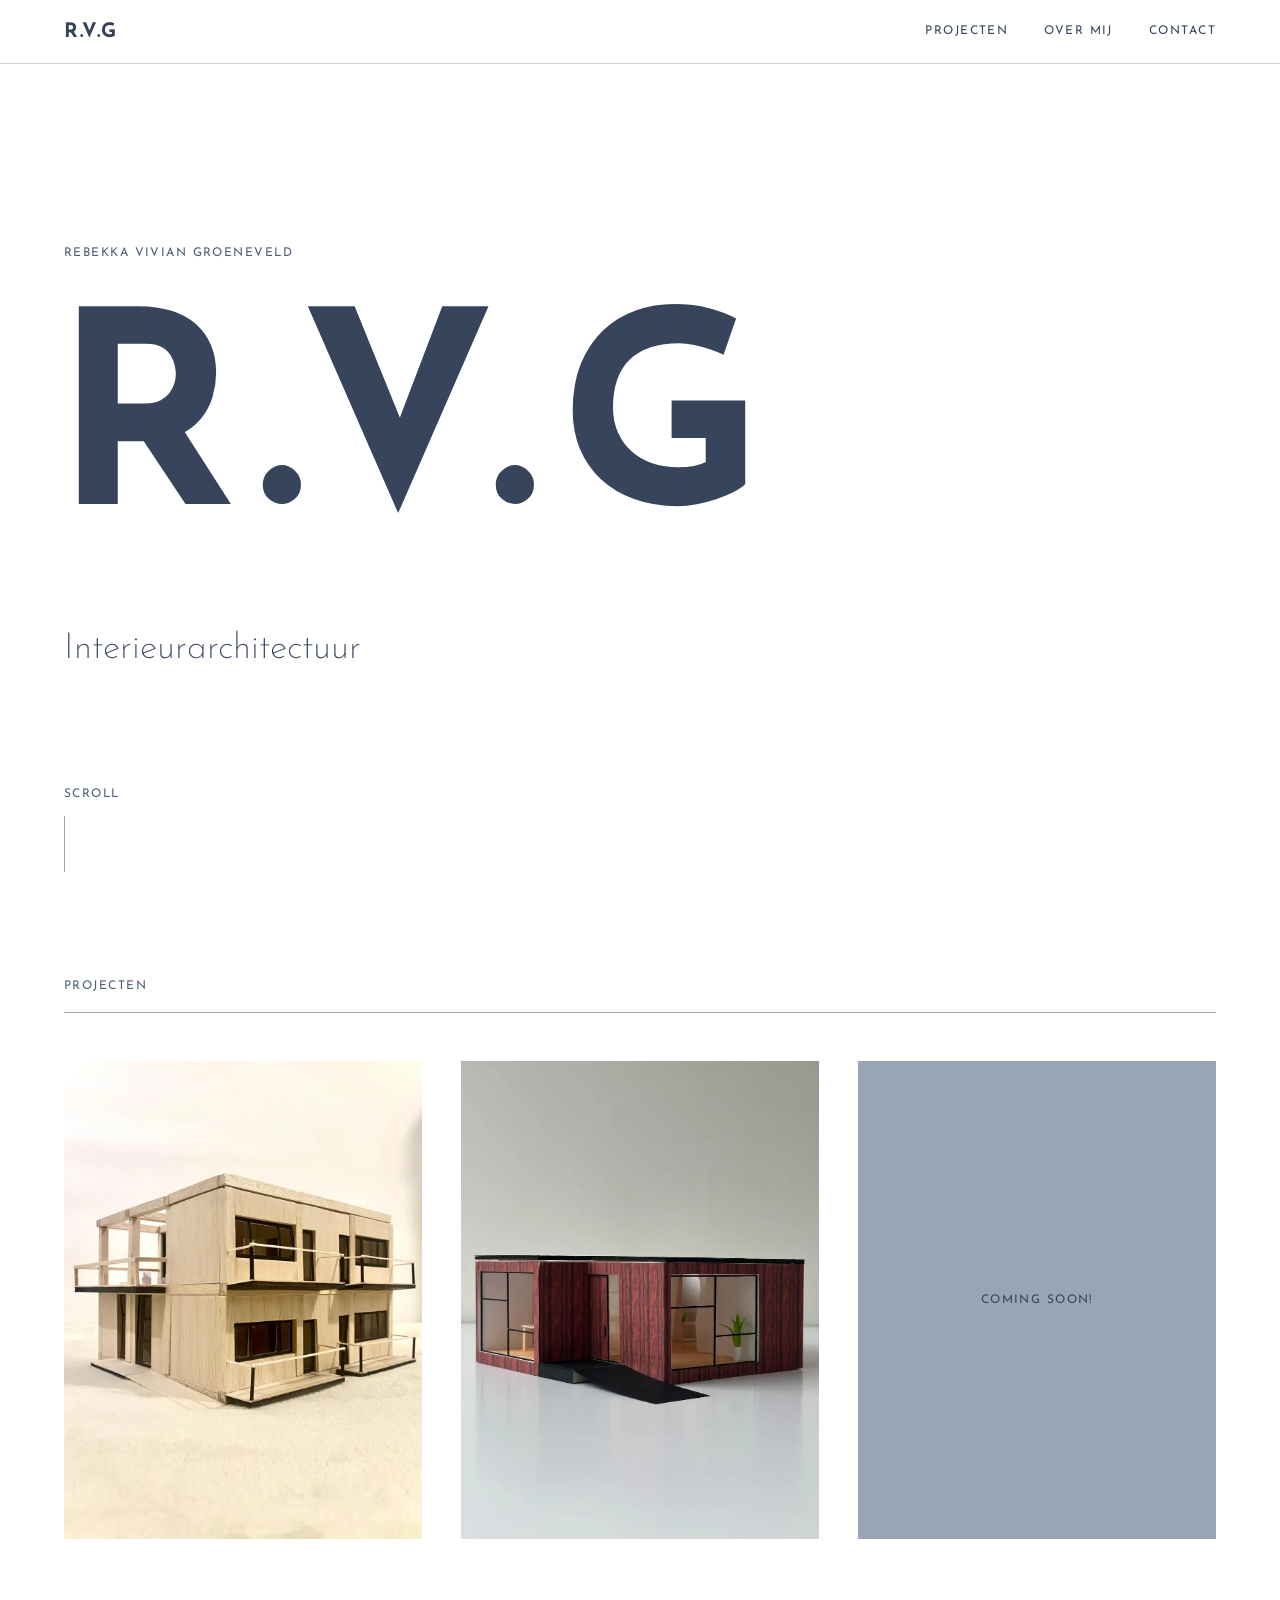
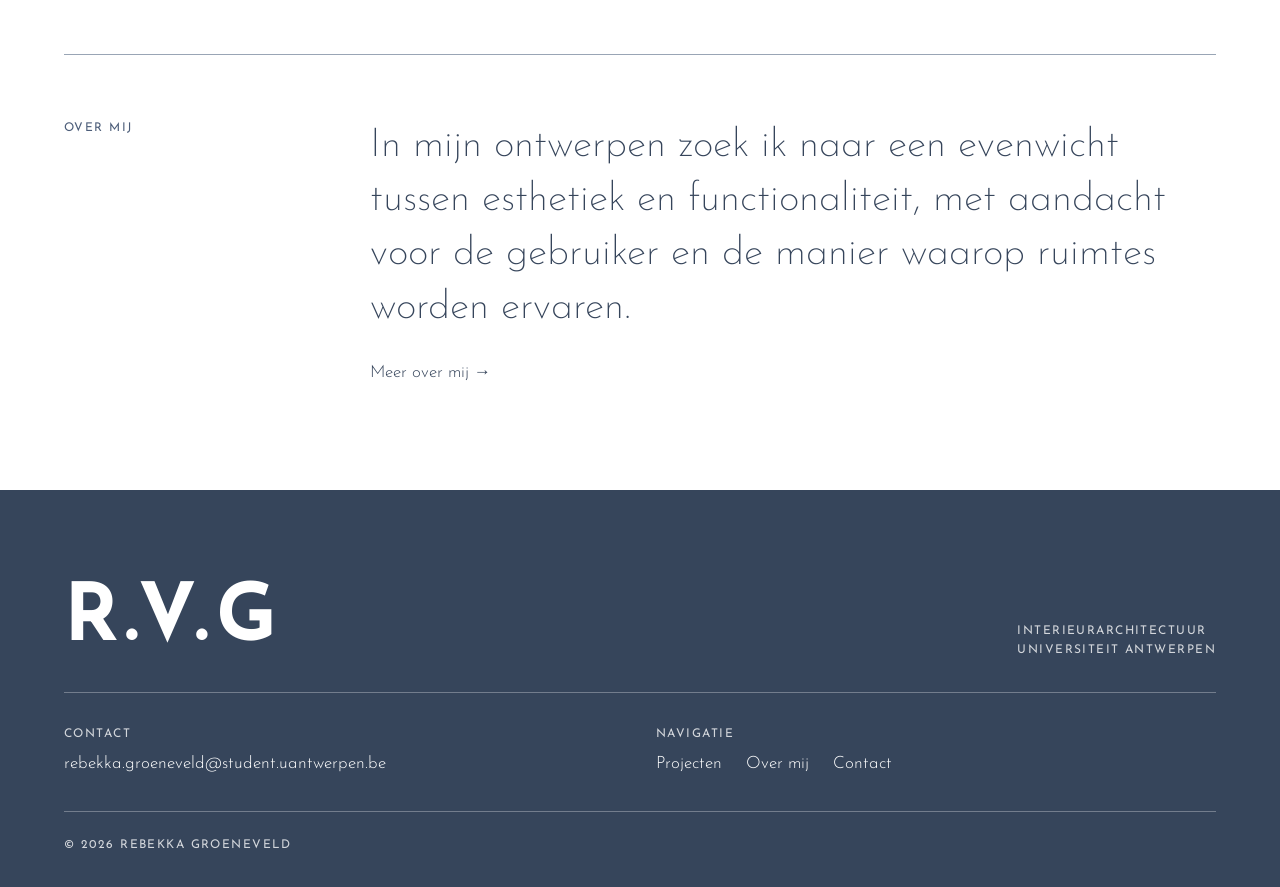
<file: index.html>
<!doctype html>
<html lang="nl">
<head>
<meta charset="utf-8">
<meta name="viewport" content="width=device-width, initial-scale=1">
<title>R.V.G — Interieurarchitectuur, portfolio van Rebekka Vivian Groeneveld</title>
<meta name="description" content="Portfolio van Rebekka Vivian Groeneveld, student interieurarchitectuur aan de Universiteit Antwerpen. Drie projecten als verhaal doorheen het ontwerpproces.">
<meta name="theme-color" content="#36455B">
<meta property="og:type" content="website">
<meta property="og:site_name" content="R.V.G">
<meta property="og:title" content="R.V.G — Interieurarchitectuur, portfolio van Rebekka Vivian Groeneveld">
<meta property="og:description" content="Portfolio van Rebekka Vivian Groeneveld, student interieurarchitectuur aan de Universiteit Antwerpen. Drie projecten als verhaal doorheen het ontwerpproces.">
<meta property="og:locale" content="nl_BE">
<!-- Optioneel: <meta property="og:image" content="https://GEBRUIKERSNAAM.github.io/REPO/assets/img/project-1/00-hoofdbeeld-eindresultaat.webp"> (absolute URL nodig voor delen op social media) -->
<link rel="icon" href="data:image/svg+xml,%3Csvg%20xmlns%3D%27http%3A//www.w3.org/2000/svg%27%20viewBox%3D%270%200%2064%2064%27%3E%3Crect%20width%3D%2764%27%20height%3D%2764%27%20fill%3D%27%2336455B%27/%3E%3Ctext%20x%3D%2732%27%20y%3D%2746%27%20text-anchor%3D%27middle%27%20font-family%3D%27Josefin%20Sans%2CHelvetica%20Neue%2CArial%2Csans-serif%27%20font-weight%3D%27700%27%20font-size%3D%2742%27%20fill%3D%27%23ffffff%27%3ER%3C/text%3E%3C/svg%3E">
<link rel="preconnect" href="https://fonts.googleapis.com">
<link rel="preconnect" href="https://fonts.gstatic.com" crossorigin>
<link rel="stylesheet" href="https://fonts.googleapis.com/css2?family=Josefin+Sans:wght@200;300;400;700&amp;display=swap">
<link rel="stylesheet" href="css/style.css">
<script>document.documentElement.classList.add('js');</script>
</head>
<body>
<a class="skip" href="#main">Ga naar inhoud</a>
<header class="site-header">
  <div class="site-header__in">
    <a class="logo" href="index.html" aria-label="R.V.G, naar de startpagina">R.V.G</a>
    <nav class="nav" aria-label="Hoofdmenu">
      <a class="link" href="index.html#projecten">Projecten</a>
      <a class="link" href="about.html">Over mij</a>
      <a class="link" href="contact.html">Contact</a>
    </nav>
    <button class="menu-btn" type="button" aria-expanded="false" aria-controls="mobile-menu"><span class="menu-btn__label">Menu</span></button>
  </div>
</header>
<div class="mobile-menu" id="mobile-menu">
  <nav aria-label="Mobiel menu">
    <a href="index.html#projecten">Projecten</a>
    <a href="about.html">Over mij</a>
    <a href="contact.html">Contact</a>
  </nav>
  <p class="label">rebekka.groeneveld@student.uantwerpen.be</p>
</div>
<main id="main">
  <section class="hero container">
    <p class="label hero__who">Rebekka Vivian Groeneveld</p>
    <h1 class="hero__logo">R.V.G</h1>
    <!-- PLACEHOLDER: pas deze hero-zin aan -->
    <p class="hero__line">Interieurarchitectuur</p>
    <a class="scroll" href="#projecten" aria-label="Scroll naar de projecten"><span class="label">Scroll</span><span class="scroll__line" aria-hidden="true"></span></a>
  </section>

  <section id="projecten" class="projects">
    <div class="container">
      <div class="section-head"><h2 class="label">Projecten</h2></div>
      <ol class="pcards" id="plist"></ol>
      <noscript>
        <ul class="plist plist--static">
          <li><a class="link" href="project.html?p=samenleven-in-rust">01 Samenleven in Rust</a></li>
          <li><a class="link" href="project.html?p=onder-invloed-van-kunst">02 Onder Invloed van Kunst</a></li>
          <li><a class="link" href="project.html?p=project-3">03 Project 3</a></li>
        </ul>
      </noscript>
    </div>
  </section>

  <section class="teaser">
    <div class="container teaser__grid">
      <p class="label reveal">Over mij</p>
      <div class="reveal">
        <p class="teaser__text">In mijn ontwerpen zoek ik naar een evenwicht tussen esthetiek en functionaliteit, met aandacht voor de gebruiker en de manier waarop ruimtes worden ervaren.</p>
        <p><a class="link" href="about.html">Meer over mij →</a></p>
      </div>
    </div>
  </section>
</main>
<footer class="site-footer">
  <div class="container">
    <div class="site-footer__top">
      <a class="logo logo--lg" href="index.html" aria-label="R.V.G, naar de startpagina">R.V.G</a>
      <p class="label">Interieurarchitectuur<br>Universiteit Antwerpen</p>
    </div>
    <div class="site-footer__grid">
      <div><p class="label">Contact</p><a class="link" href="mailto:rebekka.groeneveld@student.uantwerpen.be">rebekka.groeneveld@student.uantwerpen.be</a></div>
      <div><p class="label">Navigatie</p><p class="site-footer__nav"><a class="link" href="index.html#projecten">Projecten</a> <a class="link" href="about.html">Over mij</a> <a class="link" href="contact.html">Contact</a></p></div>
    </div>
    <p class="site-footer__copy label">&copy; <span data-year>2026</span> Rebekka Groeneveld</p>
  </div>
</footer>
<script src="js/projects.js" defer></script>
<script src="js/main.js" defer></script>
</body>
</html>
</file>
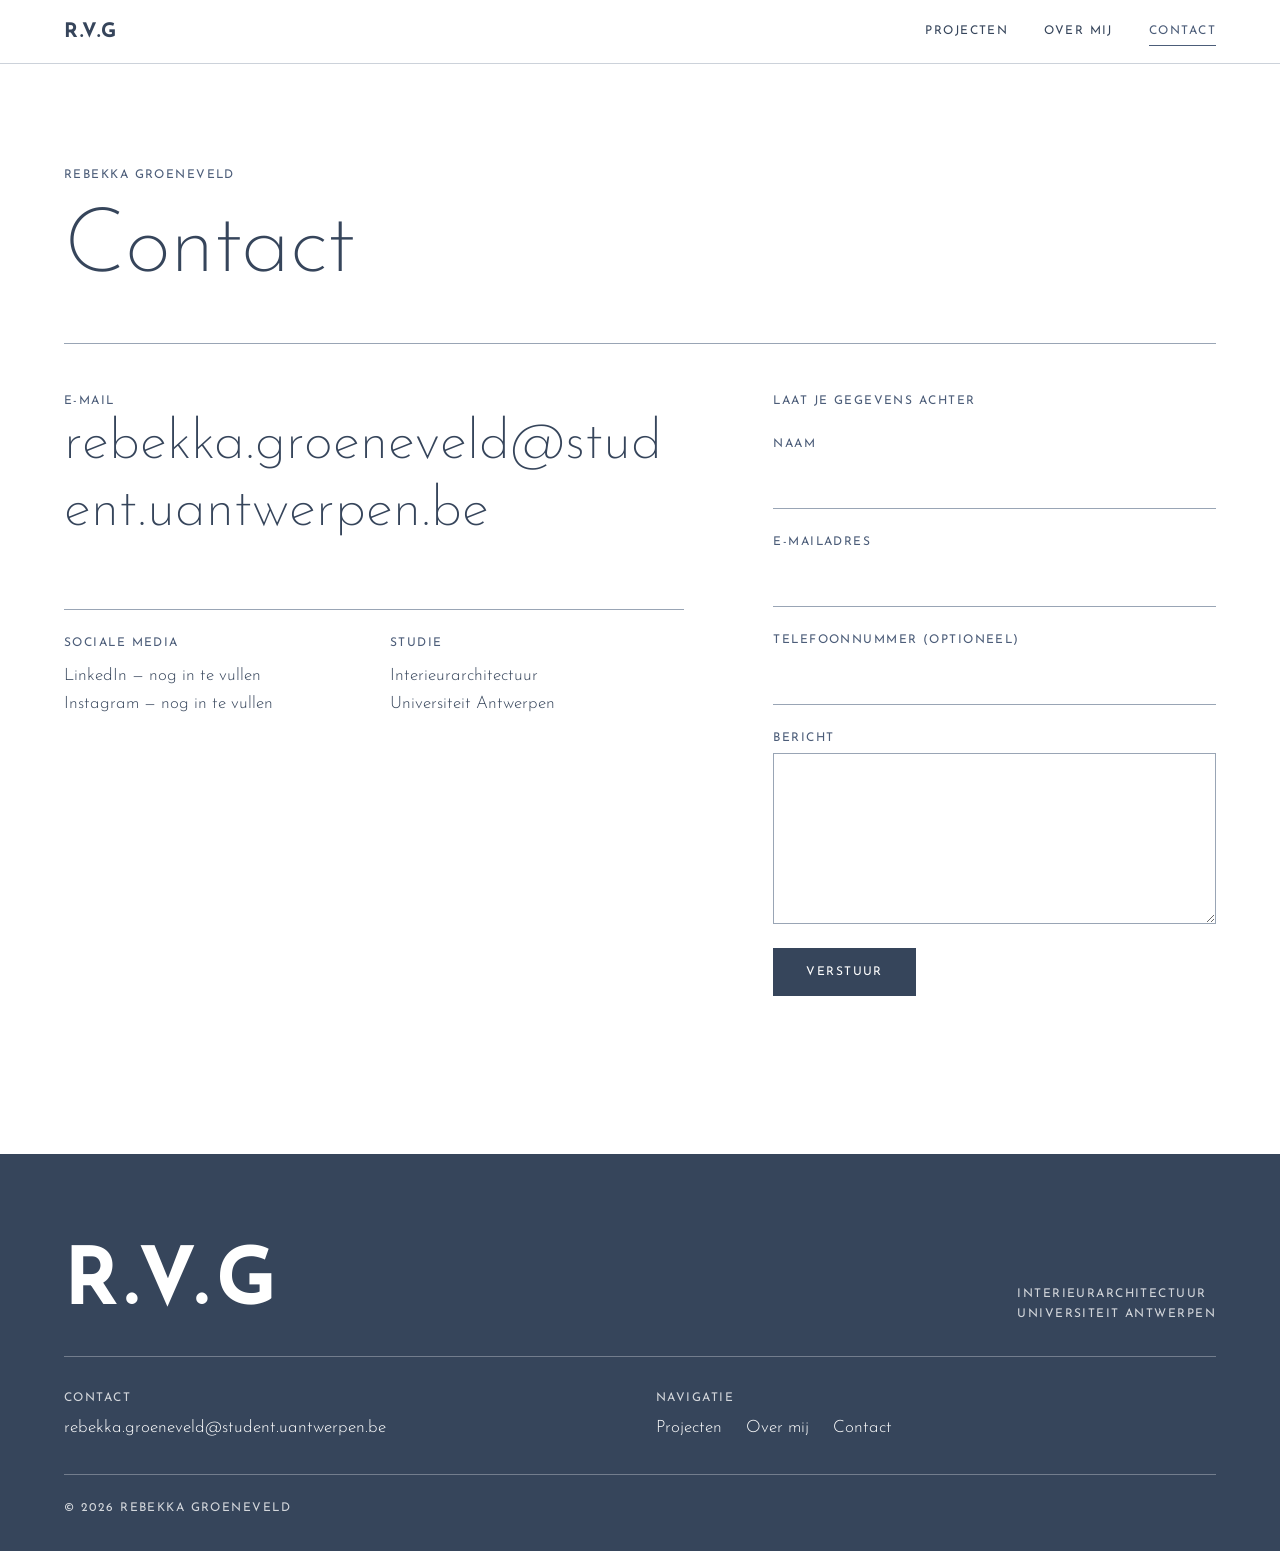
<file: contact.html>
<!doctype html>
<html lang="nl">
<head>
<meta charset="utf-8">
<meta name="viewport" content="width=device-width, initial-scale=1">
<title>Contact — R.V.G</title>
<meta name="description" content="Neem contact op met Rebekka Groeneveld, student interieurarchitectuur in Antwerpen.">
<meta name="theme-color" content="#36455B">
<meta property="og:type" content="website">
<meta property="og:site_name" content="R.V.G">
<meta property="og:title" content="Contact — R.V.G">
<meta property="og:description" content="Neem contact op met Rebekka Groeneveld, student interieurarchitectuur in Antwerpen.">
<meta property="og:locale" content="nl_BE">
<!-- Optioneel: <meta property="og:image" content="https://GEBRUIKERSNAAM.github.io/REPO/assets/img/project-1/00-hoofdbeeld-eindresultaat.webp"> (absolute URL nodig voor delen op social media) -->
<link rel="icon" href="data:image/svg+xml,%3Csvg%20xmlns%3D%27http%3A//www.w3.org/2000/svg%27%20viewBox%3D%270%200%2064%2064%27%3E%3Crect%20width%3D%2764%27%20height%3D%2764%27%20fill%3D%27%2336455B%27/%3E%3Ctext%20x%3D%2732%27%20y%3D%2746%27%20text-anchor%3D%27middle%27%20font-family%3D%27Josefin%20Sans%2CHelvetica%20Neue%2CArial%2Csans-serif%27%20font-weight%3D%27700%27%20font-size%3D%2742%27%20fill%3D%27%23ffffff%27%3ER%3C/text%3E%3C/svg%3E">
<link rel="preconnect" href="https://fonts.googleapis.com">
<link rel="preconnect" href="https://fonts.gstatic.com" crossorigin>
<link rel="stylesheet" href="https://fonts.googleapis.com/css2?family=Josefin+Sans:wght@200;300;400;700&amp;display=swap">
<link rel="stylesheet" href="css/style.css">
<script>document.documentElement.classList.add('js');</script>
</head>
<body>
<a class="skip" href="#main">Ga naar inhoud</a>
<header class="site-header">
  <div class="site-header__in">
    <a class="logo" href="index.html" aria-label="R.V.G, naar de startpagina">R.V.G</a>
    <nav class="nav" aria-label="Hoofdmenu">
      <a class="link" href="index.html#projecten">Projecten</a>
      <a class="link" href="about.html">Over mij</a>
      <a class="link" href="contact.html" aria-current="page">Contact</a>
    </nav>
    <button class="menu-btn" type="button" aria-expanded="false" aria-controls="mobile-menu"><span class="menu-btn__label">Menu</span></button>
  </div>
</header>
<div class="mobile-menu" id="mobile-menu">
  <nav aria-label="Mobiel menu">
    <a href="index.html#projecten">Projecten</a>
    <a href="about.html">Over mij</a>
    <a href="contact.html">Contact</a>
  </nav>
  <p class="label">rebekka.groeneveld@student.uantwerpen.be</p>
</div>
<main id="main">
  <section class="container page-head">
    <p class="label reveal">Rebekka Groeneveld</p>
    <h1 class="display reveal">Contact</h1>
  </section>
  <section class="container contact">
    <div class="contact__layout">
      <div class="contact__side reveal">
        <p class="label">E-mail</p>
        <!-- CONTROLEER dit e-mailadres vóór publicatie -->
        <p><a class="link big-mail" href="mailto:rebekka.groeneveld@student.uantwerpen.be">rebekka.groeneveld@student.uantwerpen.be</a></p>
        <div class="contact__grid">
          <div><p class="label">Sociale media</p>
            <!-- PLACEHOLDER: vervang door <a class="link" href="https://..."> -->
            <p>LinkedIn — nog in te vullen</p>
            <p>Instagram — nog in te vullen</p>
          </div>
          <div><p class="label">Studie</p><p>Interieurarchitectuur<br>Universiteit Antwerpen</p></div>
        </div>
      </div>
      <!-- Verzending via formsubmit.co: zie README (eenmalige activatie nodig) -->
      <form class="form reveal" id="contact-form" method="POST" action="https://formsubmit.co/rebekka.groeneveld@student.uantwerpen.be" data-ajax="https://formsubmit.co/ajax/rebekka.groeneveld@student.uantwerpen.be">
        <p class="label">Laat je gegevens achter</p>
        <div class="field"><label for="f-naam" class="label">Naam</label><input id="f-naam" name="naam" type="text" autocomplete="name" required></div>
        <div class="field"><label for="f-mail" class="label">E-mailadres</label><input id="f-mail" name="email" type="email" autocomplete="email" required></div>
        <div class="field"><label for="f-tel" class="label">Telefoonnummer (optioneel)</label><input id="f-tel" name="telefoon" type="tel" autocomplete="tel"></div>
        <div class="field"><label for="f-bericht" class="label">Bericht</label><textarea id="f-bericht" name="bericht" rows="5" required></textarea></div>
        <input type="text" name="_honey" class="form__honey" tabindex="-1" autocomplete="off" aria-hidden="true">
        <input type="hidden" name="_subject" value="Nieuw bericht via R.V.G portfolio">
        <input type="hidden" name="_template" value="table">
        <input type="hidden" name="_captcha" value="false">
        <button class="btn" type="submit">Verstuur</button>
        <p class="form__status label" role="status" aria-live="polite"></p>
      </form>
    </div>
  </section>
</main>
<footer class="site-footer">
  <div class="container">
    <div class="site-footer__top">
      <a class="logo logo--lg" href="index.html" aria-label="R.V.G, naar de startpagina">R.V.G</a>
      <p class="label">Interieurarchitectuur<br>Universiteit Antwerpen</p>
    </div>
    <div class="site-footer__grid">
      <div><p class="label">Contact</p><a class="link" href="mailto:rebekka.groeneveld@student.uantwerpen.be">rebekka.groeneveld@student.uantwerpen.be</a></div>
      <div><p class="label">Navigatie</p><p class="site-footer__nav"><a class="link" href="index.html#projecten">Projecten</a> <a class="link" href="about.html">Over mij</a> <a class="link" href="contact.html">Contact</a></p></div>
    </div>
    <p class="site-footer__copy label">&copy; <span data-year>2026</span> Rebekka Groeneveld</p>
  </div>
</footer>
<script src="js/main.js" defer></script>
</body>
</html>
</file>
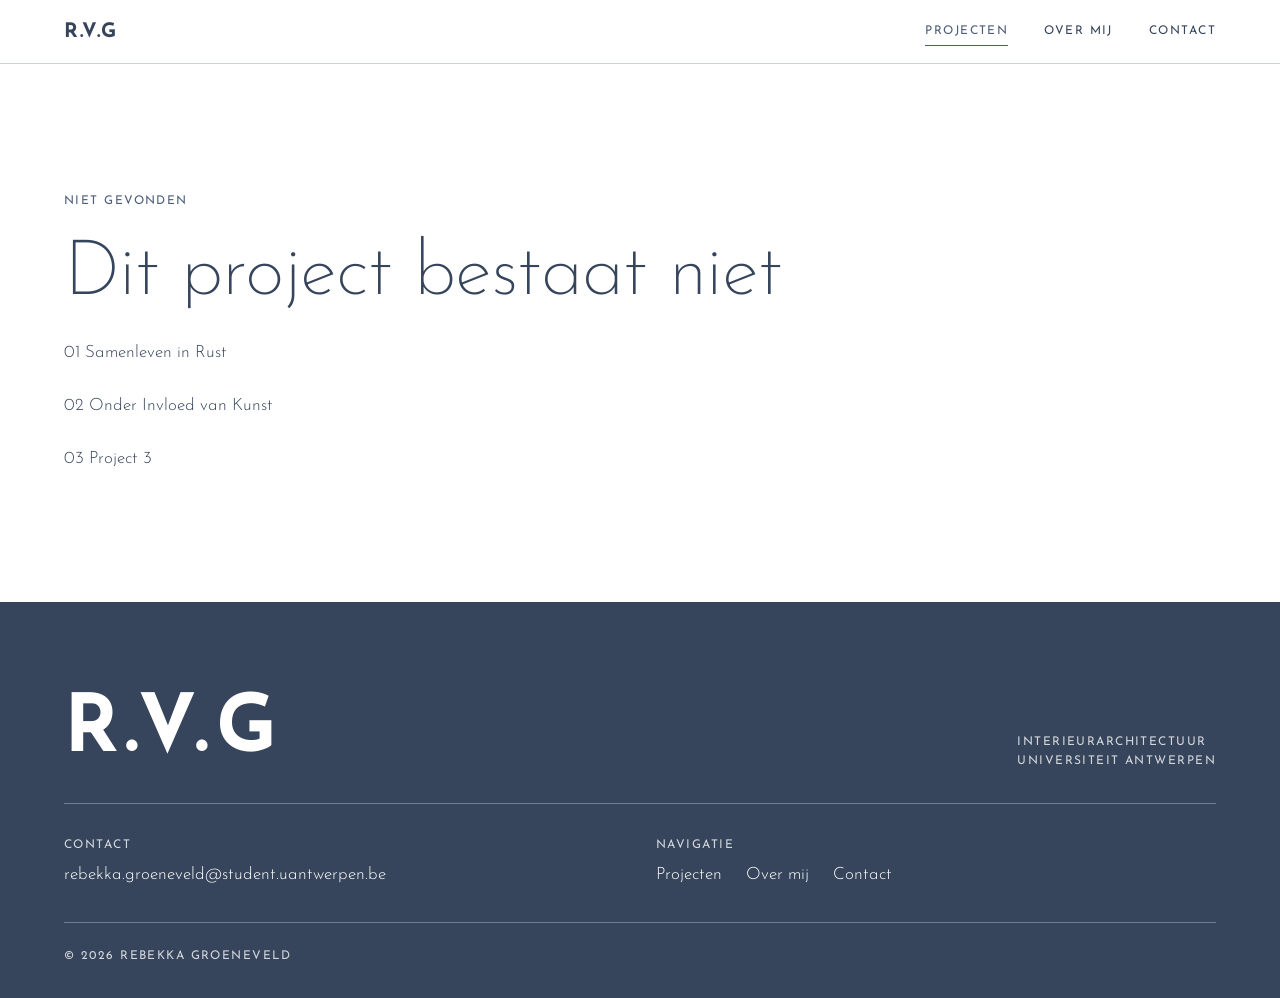
<file: project.html>
<!doctype html>
<html lang="nl">
<head>
<meta charset="utf-8">
<meta name="viewport" content="width=device-width, initial-scale=1">
<title>Project — R.V.G</title>
<meta name="description" content="Een project van Rebekka Groeneveld, interieurarchitectuur, Universiteit Antwerpen.">
<meta name="theme-color" content="#36455B">
<meta property="og:type" content="website">
<meta property="og:site_name" content="R.V.G">
<meta property="og:title" content="Project — R.V.G">
<meta property="og:description" content="Een project van Rebekka Groeneveld, interieurarchitectuur, Universiteit Antwerpen.">
<meta property="og:locale" content="nl_BE">
<!-- Optioneel: <meta property="og:image" content="https://GEBRUIKERSNAAM.github.io/REPO/assets/img/project-1/00-hoofdbeeld-eindresultaat.webp"> (absolute URL nodig voor delen op social media) -->
<link rel="icon" href="data:image/svg+xml,%3Csvg%20xmlns%3D%27http%3A//www.w3.org/2000/svg%27%20viewBox%3D%270%200%2064%2064%27%3E%3Crect%20width%3D%2764%27%20height%3D%2764%27%20fill%3D%27%2336455B%27/%3E%3Ctext%20x%3D%2732%27%20y%3D%2746%27%20text-anchor%3D%27middle%27%20font-family%3D%27Josefin%20Sans%2CHelvetica%20Neue%2CArial%2Csans-serif%27%20font-weight%3D%27700%27%20font-size%3D%2742%27%20fill%3D%27%23ffffff%27%3ER%3C/text%3E%3C/svg%3E">
<link rel="preconnect" href="https://fonts.googleapis.com">
<link rel="preconnect" href="https://fonts.gstatic.com" crossorigin>
<link rel="stylesheet" href="https://fonts.googleapis.com/css2?family=Josefin+Sans:wght@200;300;400;700&amp;display=swap">
<link rel="stylesheet" href="css/style.css">
<script>document.documentElement.classList.add('js');</script>
</head>
<body>
<a class="skip" href="#main">Ga naar inhoud</a>
<header class="site-header">
  <div class="site-header__in">
    <a class="logo" href="index.html" aria-label="R.V.G, naar de startpagina">R.V.G</a>
    <nav class="nav" aria-label="Hoofdmenu">
      <a class="link" href="index.html#projecten" aria-current="page">Projecten</a>
      <a class="link" href="about.html">Over mij</a>
      <a class="link" href="contact.html">Contact</a>
    </nav>
    <button class="menu-btn" type="button" aria-expanded="false" aria-controls="mobile-menu"><span class="menu-btn__label">Menu</span></button>
  </div>
</header>
<div class="mobile-menu" id="mobile-menu">
  <nav aria-label="Mobiel menu">
    <a href="index.html#projecten">Projecten</a>
    <a href="about.html">Over mij</a>
    <a href="contact.html">Contact</a>
  </nav>
  <p class="label">rebekka.groeneveld@student.uantwerpen.be</p>
</div>
<div class="progress" aria-hidden="true"><span></span></div>
<div class="counter" aria-hidden="true"><span class="counter__txt">01 / 08</span><span class="counter__line"><span></span></span></div>
<main id="main" data-project>
  <noscript><p class="container" style="padding-block:4rem">Voor de projectpagina is JavaScript nodig. <a class="link" href="index.html">Terug naar de startpagina</a></p></noscript>
</main>
<div class="lb" role="dialog" aria-modal="true" aria-label="Afbeelding vergroot" aria-hidden="true">
  <div class="lb__bar">
    <span class="label lb__count"></span>
    <button class="lb__btn lb__close" type="button" aria-label="Sluiten">Sluiten ×</button>
  </div>
  <div class="lb__stage"><img class="lb__img" alt=""></div>
  <button class="lb__nav lb__prev" type="button" aria-label="Vorige afbeelding">←</button>
  <button class="lb__nav lb__next" type="button" aria-label="Volgende afbeelding">→</button>
  <p class="label lb__cap"></p>
</div>
<footer class="site-footer">
  <div class="container">
    <div class="site-footer__top">
      <a class="logo logo--lg" href="index.html" aria-label="R.V.G, naar de startpagina">R.V.G</a>
      <p class="label">Interieurarchitectuur<br>Universiteit Antwerpen</p>
    </div>
    <div class="site-footer__grid">
      <div><p class="label">Contact</p><a class="link" href="mailto:rebekka.groeneveld@student.uantwerpen.be">rebekka.groeneveld@student.uantwerpen.be</a></div>
      <div><p class="label">Navigatie</p><p class="site-footer__nav"><a class="link" href="index.html#projecten">Projecten</a> <a class="link" href="about.html">Over mij</a> <a class="link" href="contact.html">Contact</a></p></div>
    </div>
    <p class="site-footer__copy label">&copy; <span data-year>2026</span> Rebekka Groeneveld</p>
  </div>
</footer>
<script src="js/projects.js" defer></script>
<script src="js/main.js" defer></script>
</body>
</html>
</file>
<file: css/style.css>
/* ==========================================================================
   R.V.G — portfolio Rebekka Groeneveld
   Kleuren: enkel de vier merkkleuren (+ transparanties ervan).
   ========================================================================== */
:root{
  --blue-mid:  #4c5d79;   /* hoofdkleur: accenten, hover, lijnen op licht */
  --blue-soft: #99a5b5;   /* secundair: hairlines, randen, placeholders */
  --blue-deep: #36455B;   /* donkerste tint: lopende tekst, footer, donkere secties */
  --white:     #ffffff;   /* basisachtergrond */

  --font: 'Josefin Sans', 'Helvetica Neue', Arial, sans-serif;
  --pad: clamp(1.25rem, 5vw, 4rem);
  --max: 1400px;
  --header-h: 64px;
  --hair: 1px solid var(--blue-soft);
  --ease: cubic-bezier(.2,.7,.2,1);
}

*,*::before,*::after{box-sizing:border-box}
html{scroll-behavior:smooth;scroll-padding-top:var(--header-h);-webkit-text-size-adjust:100%}
body{
  margin:0;padding-top:var(--header-h);
  font-family:var(--font);font-weight:300;font-size:1.0625rem;line-height:1.7;
  color:var(--blue-deep);background:var(--white);
  -webkit-font-smoothing:antialiased;
  animation:pagein .5s ease;
}
body.no-scroll,body.menu-open{overflow:hidden}
body.is-leaving{opacity:0!important;transition:opacity .25s ease}
@keyframes pagein{from{opacity:0}to{opacity:1}}

h1,h2,p,figure,dl,dd,ol,ul{margin:0}
ol,ul{padding:0;list-style:none}
img{display:block;max-width:100%}
a{color:inherit}
b{font-weight:700}

:focus-visible{outline:2px solid var(--blue-mid);outline-offset:3px}
.is-dark :focus-visible,.site-footer :focus-visible,.mobile-menu :focus-visible,.lb :focus-visible{outline-color:var(--white)}

.container{width:100%;max-width:var(--max);margin-inline:auto;padding-inline:var(--pad)}

/* ---------- typografie ---------- */
.label{
  font-size:.75rem;font-weight:400;letter-spacing:.12em;text-transform:uppercase;
  line-height:1.6;color:var(--blue-mid);
}
.display{
  font-weight:200;font-size:clamp(2.5rem,7vw,6rem);line-height:1.04;letter-spacing:-.01em;
}
.num{font-weight:700;color:var(--blue-mid);margin-right:.28em;letter-spacing:0}

/* ---------- link met uitschuivende onderlijn ---------- */
.link{position:relative;text-decoration:none;color:inherit;transition:color .25s}
.link::after{
  content:"";position:absolute;left:0;right:0;bottom:-.1em;height:1px;background:currentColor;
  transform:scaleX(0);transform-origin:left;transition:transform .4s var(--ease);
}
.link:hover,.link:focus-visible{color:var(--blue-mid)}
.link:hover::after,.link:focus-visible::after,.link[aria-current="page"]::after{transform:scaleX(1)}
.site-footer .link:hover,.site-footer .link:focus-visible,.mobile-menu a:hover{color:var(--white)}

/* ---------- header ---------- */
.skip{
  position:absolute;left:var(--pad);top:-5rem;z-index:120;background:var(--blue-deep);color:var(--white);
  padding:.6rem 1rem;font-size:.75rem;letter-spacing:.12em;text-transform:uppercase;text-decoration:none;
}
.skip:focus{top:.5rem}
.site-header{
  position:fixed;inset:0 0 auto 0;height:var(--header-h);z-index:50;
  background:rgba(255,255,255,.94);-webkit-backdrop-filter:blur(8px);backdrop-filter:blur(8px);
  border-bottom:1px solid rgba(153,165,181,.5);transition:background .3s,border-color .3s;
}
.site-header__in{
  height:100%;max-width:var(--max);margin-inline:auto;padding-inline:var(--pad);
  display:flex;align-items:center;justify-content:space-between;
}
.logo{
  font-weight:700;font-size:1.25rem;letter-spacing:.08em;text-transform:uppercase;line-height:1;
  color:var(--blue-deep);text-decoration:none;transition:color .25s;
}
.logo:hover{color:var(--blue-mid)}
.nav{display:none;gap:2.25rem}
.nav a{
  font-size:.75rem;font-weight:400;letter-spacing:.12em;text-transform:uppercase;
  padding:.6rem 0;color:var(--blue-deep);
}
.nav a:hover,.nav a[aria-current="page"]{color:var(--blue-mid)}
.nav a::after{bottom:.35rem}
.menu-btn{
  font:inherit;font-size:.75rem;font-weight:400;letter-spacing:.12em;text-transform:uppercase;
  min-height:44px;padding:.5rem 1rem;background:none;border:1px solid var(--blue-soft);
  color:var(--blue-deep);cursor:pointer;transition:color .25s,border-color .25s;
}
.menu-btn:hover{color:var(--blue-mid)}
@media (min-width:600px){.nav{display:flex}.menu-btn{display:none}.mobile-menu{display:none!important}}

.mobile-menu{
  position:fixed;inset:0;z-index:45;background:var(--blue-deep);color:var(--white);
  padding:calc(var(--header-h) + 2rem) var(--pad) 2rem;
  display:flex;flex-direction:column;justify-content:space-between;
  opacity:0;visibility:hidden;transition:opacity .35s ease,visibility .35s;
}
.mobile-menu nav{display:flex;flex-direction:column;gap:.5rem}
.mobile-menu nav a{font-weight:200;font-size:clamp(2.25rem,11vw,3.5rem);line-height:1.2;text-decoration:none}
.mobile-menu .label{color:rgba(255,255,255,.78)}
.menu-open .mobile-menu{opacity:1;visibility:visible}
.menu-open .site-header{background:var(--blue-deep);border-color:rgba(255,255,255,.25)}
.menu-open .logo,.menu-open .menu-btn{color:var(--white)}
.menu-open .menu-btn{border-color:rgba(255,255,255,.5)}

/* ---------- media (afbeeldingen + placeholders) ---------- */
.fig{display:block}
.media{
  position:relative;display:block;width:100%;aspect-ratio:var(--r,4/3);overflow:hidden;
  margin:0;padding:0;border:0;background:transparent;font:inherit;color:inherit;
}
.media img{
  position:absolute;inset:0;width:100%;height:100%;
  object-fit:var(--fit,cover);object-position:var(--pos,50% 50%);
}
.media--zoom{cursor:zoom-in}
.media.is-missing{background:var(--blue-soft)}
.media.is-missing img{display:none}
.media.is-missing::after{
  content:attr(data-name);position:absolute;inset:0;display:flex;align-items:center;justify-content:center;
  padding:1rem;text-align:center;font-size:.75rem;font-weight:700;letter-spacing:.12em;text-transform:uppercase;
  color:var(--blue-deep);overflow-wrap:anywhere;
}
.cap{
  padding-top:.75rem;text-align:left;
  font-size:.75rem;font-weight:400;letter-spacing:.12em;text-transform:uppercase;line-height:1.6;color:var(--blue-mid);
}

/* ---------- scroll-animaties ---------- */
.js .reveal{
  opacity:0;transform:translateY(22px);
  transition:opacity .9s var(--ease),transform .9s var(--ease);transition-delay:var(--d,0ms);
}
.js .reveal.in{opacity:1;transform:none}

/* ---------- startpagina ---------- */
.hero{
  min-height:calc(100svh - var(--header-h));
  display:flex;flex-direction:column;justify-content:center;padding-block:3rem 6rem;position:relative;
}
.hero__logo{
  font-weight:700;font-size:clamp(4.5rem,21vw,17rem);letter-spacing:.08em;line-height:1;
  color:var(--blue-deep);margin:.15em 0 .2em -.04em;
}
.hero__line{font-weight:200;font-size:clamp(1.25rem,3vw,2.25rem);line-height:1.3;max-width:34ch}
.scroll{
  position:absolute;left:var(--pad);bottom:1.75rem;display:flex;flex-direction:column;gap:.75rem;
  text-decoration:none;
}
.scroll__line{display:block;position:relative;width:1px;height:56px;background:var(--blue-soft);overflow:hidden}
.scroll__line::after{
  content:"";position:absolute;inset:0;background:var(--blue-mid);
  transform:translateY(-100%);animation:scrolldown 2.4s ease-in-out infinite;
}
@keyframes scrolldown{0%{transform:translateY(-100%)}60%,100%{transform:translateY(100%)}}

.projects{padding-block:clamp(2rem,6vw,5rem) clamp(4rem,9vw,8rem)}
.section-head{display:flex;justify-content:space-between;padding-bottom:1rem;border-bottom:var(--hair);margin-bottom:clamp(1.5rem,4vw,3rem)}
.plist--static li{padding:.5rem 0}

/* drie projectkaarten naast elkaar; naam verschijnt bij hover */
.pcards{display:grid;grid-template-columns:1fr;gap:clamp(1.5rem,3vw,2.5rem)}
@media (min-width:600px){.pcards{grid-template-columns:repeat(3,1fr)}}
.pcard{position:relative;display:block;color:var(--blue-deep);text-decoration:none;overflow:hidden}
.pcard__img .media{aspect-ratio:3/4}
.pcard__img img{transition:transform 1.1s var(--ease)}
.pcard__over{
  position:absolute;inset:0;display:flex;flex-direction:column;justify-content:flex-end;gap:.5rem;
  padding:clamp(1rem,2vw,1.75rem);color:var(--white);background:rgba(54,69,91,.72);
  opacity:0;transition:opacity .45s var(--ease);
}
.pcard__title{display:block;font-weight:200;font-size:clamp(1.5rem,2.6vw,2.5rem);line-height:1.1;transform:translateY(10px);transition:transform .6s var(--ease)}
.pcard__title .num{color:var(--white)}
.pcard__over .label{color:rgba(255,255,255,.85);transform:translateY(10px);transition:transform .6s var(--ease) .05s}
.pcard:hover .pcard__over,.pcard:focus-visible .pcard__over{opacity:1}
.pcard:hover .pcard__title,.pcard:focus-visible .pcard__title,
.pcard:hover .pcard__over .label,.pcard:focus-visible .pcard__over .label{transform:none}
.pcard:hover .pcard__img img,.pcard:focus-visible .pcard__img img{transform:scale(1.03)}
.pcard:focus-visible{outline-offset:4px}
.pcard .media.is-missing::after{font-weight:400}
/* touch: geen hover, dus de naam staat altijd zichtbaar onderaan het beeld */
@media (hover:none){
  .pcard__over{opacity:1;background:rgba(54,69,91,.55)}
  .pcard__title,.pcard__over .label{transform:none}
}

.teaser{padding-block:0 clamp(3rem,8vw,7rem)}
.teaser::before{content:"";display:block;width:min(100% - 2 * var(--pad), var(--max) - 2 * var(--pad));margin:0 auto clamp(2rem,5vw,4rem);border-top:var(--hair)}
.teaser__grid{display:grid;gap:1.5rem}
.teaser__text{font-weight:200;font-size:clamp(1.5rem,3.2vw,2.5rem);line-height:1.35;max-width:36ch;margin-bottom:1.5rem}
@media (min-width:900px){.teaser__grid{grid-template-columns:1fr 3fr}}

/* ---------- subpagina's ---------- */
.page-head{padding-block:clamp(3rem,8vw,7rem) clamp(1.5rem,4vw,3rem)}
.page-head .label{margin-bottom:1rem}
.about{padding-bottom:clamp(4rem,9vw,8rem)}
.about__grid{display:grid;gap:clamp(2rem,5vw,5rem);border-top:var(--hair);padding-top:clamp(2rem,5vw,4rem)}
.about__text>p{max-width:62ch;font-size:clamp(1.0625rem,1.3vw,1.25rem)}
.facts{margin-top:clamp(2rem,5vw,4rem);max-width:62ch}
.facts>div{display:grid;gap:.25rem;padding-block:1.1rem;border-top:var(--hair)}
.facts>div:last-child{border-bottom:var(--hair)}
.facts dd{font-weight:400}
@media (min-width:900px){
  .about__grid{grid-template-columns:5fr 7fr;align-items:start}
  .facts>div{grid-template-columns:10rem 1fr;gap:1.5rem}
}
.contact{padding-bottom:clamp(4rem,9vw,8rem)}
.contact>p{padding-top:clamp(1.5rem,4vw,3rem);border-top:var(--hair)}
.big-mail{font-weight:200;font-size:clamp(1.4rem,4.6vw,3.5rem);line-height:1.2;overflow-wrap:anywhere}
.contact__grid{display:grid;gap:2rem;margin-top:clamp(3rem,7vw,6rem);padding-top:1.5rem;border-top:var(--hair)}
.contact__grid .label{margin-bottom:.5rem}
@media (min-width:600px){.contact__grid{grid-template-columns:1fr 1fr}}
.nf{padding-block:clamp(3rem,10vw,9rem);display:grid;gap:1.5rem;justify-items:start}
.nf .display{font-size:clamp(2.25rem,6vw,5rem)}

/* ---------- projectpagina: voortgang ---------- */
.progress{position:fixed;top:0;left:0;right:0;height:2px;z-index:60;pointer-events:none}
.progress span{display:block;height:100%;background:var(--blue-mid);transform-origin:left;transform:scaleX(0)}
.counter{
  position:fixed;right:var(--pad);bottom:1.25rem;z-index:40;display:flex;align-items:center;gap:.8rem;
  padding:.45rem .8rem;background:var(--white);border:1px solid var(--blue-soft);color:var(--blue-mid);
  font-size:.75rem;font-weight:700;letter-spacing:.12em;line-height:1.6;
  opacity:0;transform:translateY(8px);transition:opacity .3s,transform .3s;pointer-events:none;
}
.counter.on{opacity:1;transform:none}
.counter__line{position:relative;width:40px;height:2px;background:var(--blue-soft);overflow:hidden}
.counter__line span{position:absolute;inset:0;background:var(--blue-mid);transform-origin:left;transform:scaleX(0);transition:transform .45s var(--ease)}

/* ---------- projectpagina: intro ---------- */
.p-intro__head{padding-block:clamp(3rem,8vw,7rem) clamp(2rem,5vw,4rem)}
.p-intro__head .label{margin-bottom:1.25rem}
.meta{
  display:grid;gap:1.25rem 2rem;margin-top:clamp(2rem,5vw,4rem);padding-top:1.25rem;border-top:var(--hair);
  grid-template-columns:repeat(auto-fit,minmax(200px,1fr));
}
.meta dd{font-weight:400;font-size:.95rem;line-height:1.5}
.bleed .media{aspect-ratio:auto;height:clamp(360px,82svh,980px)}
.bleed .cap{padding-inline:var(--pad)}

/* ---------- projectpagina: scènes ---------- */
.scene{padding-block:clamp(4rem,10vw,9rem)}
.scene::before{
  content:"";display:block;width:min(100% - 2 * var(--pad), var(--max) - 2 * var(--pad));
  margin:0 auto clamp(2rem,5vw,4rem);border-top:var(--hair);
}
.scene__text{max-width:62ch}
.scene__text p{font-size:clamp(1.0625rem,1.3vw,1.1875rem)}
.scene__text p+p{margin-top:1.1em}
.grid{display:grid;gap:clamp(1.75rem,4vw,4rem);align-items:center}
.scene__media{display:grid;gap:1.25rem}
/* staande beelden: nooit hoger dan het scherm */
.scene__media .fig--tall .media{width:min(100%,calc(78svh * var(--rn,.75)))}
@media (min-width:900px){
  .scene--split .grid,.scene--donker .grid{grid-template-columns:5fr 7fr}
  .scene--stapel .grid{grid-template-columns:5fr 7fr;align-items:start}
  .scene--stapel .scene__text{position:sticky;top:calc(var(--header-h) + 2rem)}
  .scene--split-rev .grid{grid-template-columns:7fr 5fr}
  .scene--split-rev .scene__text{order:2}
  .scene--sticky .grid{grid-template-columns:7fr 5fr;align-items:start}
  .scene--sticky .scene__media{position:sticky;top:calc(var(--header-h) + 2rem)}
  .scene--sticky .scene__text{padding-block:min(32vh,16rem)}
}

/* twee beelden naast elkaar */
.pair{display:grid;gap:clamp(2rem,5vw,5rem);margin-top:clamp(2.5rem,6vw,5rem)}
@media (min-width:600px){.pair{grid-template-columns:1fr 1fr;align-items:start}}
@media (min-width:900px){.scene--paar .pair>:nth-child(2){margin-top:clamp(2rem,6vw,6rem)}}
.pair--single{grid-template-columns:1fr!important;max-width:min(100%,62rem)}
.pair--single>:nth-child(2){margin-top:0!important}
.scene--tekeningen{padding-block:clamp(5rem,12vw,11rem)}
.scene--tekeningen .pair{margin-top:clamp(3rem,8vw,7rem)}

/* full-bleed */
.bleed-holder{position:relative}
.over{padding:1.5rem var(--pad) 0;max-width:none}
@media (min-width:900px){
  .over{
    position:absolute;left:var(--pad);bottom:var(--pad);max-width:min(34rem,calc(100% - 2 * var(--pad)));
    padding:clamp(1.5rem,3vw,2.75rem);background:var(--white);
  }
}
.scene__after{margin-top:clamp(2rem,5vw,4rem)}
.scene--slot .scene__after .scene__text{max-width:62ch}
.scene--slot .scene__text p{font-size:clamp(1.25rem,2.2vw,1.75rem);line-height:1.6}

/* donker conceptmoment */
.scene--donker,.scene.is-dark{background:var(--blue-deep);color:var(--white)}
.scene.is-dark::before{border-color:rgba(255,255,255,.35)}
.scene.is-dark .cap,.scene.is-dark .label{color:rgba(255,255,255,.78)}
.scene.is-dark .media.is-missing{background:var(--blue-mid)}

/* galerij */
.gallery{margin-top:clamp(4rem,9vw,8rem);padding-top:clamp(2rem,5vw,4rem);border-top:var(--hair);columns:1;column-gap:clamp(1rem,3vw,3rem)}
.gallery .fig{break-inside:avoid;margin-bottom:clamp(1rem,3vw,3rem)}
@media (min-width:600px){.gallery{columns:2}}

/* volgend project */
.next{padding-block:clamp(4rem,10vw,9rem) clamp(3rem,7vw,6rem)}
.next::before{
  content:"";display:block;width:min(100% - 2 * var(--pad), var(--max) - 2 * var(--pad));
  margin:0 auto clamp(2rem,5vw,4rem);border-top:var(--hair);
}
.next__link{display:grid;gap:1.5rem;text-decoration:none;color:var(--blue-deep)}
.next__title{display:block;font-weight:200;font-size:clamp(2.25rem,6vw,5rem);line-height:1.05;margin-top:.75rem;transition:color .35s}
.next__link:hover .next__title,.next__link:focus-visible .next__title{color:var(--blue-mid)}
.next__link .media{--r:16/10}
.back{display:inline-block;margin-top:clamp(2rem,5vw,3.5rem);font-size:.75rem;font-weight:400;letter-spacing:.12em;text-transform:uppercase}
@media (min-width:900px){.next__link{grid-template-columns:6fr 6fr;align-items:center;gap:4rem}}

/* ---------- footer ---------- */
.site-footer{background:var(--blue-deep);color:var(--white);padding-block:clamp(3rem,7vw,6rem) 2rem}
.site-footer .label{color:rgba(255,255,255,.78)}
.site-footer .logo{color:var(--white)}
.logo--lg{font-size:clamp(2.5rem,8vw,5rem)}
.site-footer__top{display:flex;justify-content:space-between;align-items:flex-end;gap:2rem;padding-bottom:2rem;border-bottom:1px solid rgba(255,255,255,.3)}
.site-footer__grid{display:grid;gap:2rem;padding-block:2rem}
.site-footer__grid p.label{margin-bottom:.35rem}
.site-footer__nav{display:flex;flex-wrap:wrap;gap:.25rem 1.5rem}
.site-footer__copy{padding-top:1.5rem;border-top:1px solid rgba(255,255,255,.3)}
@media (min-width:600px){.site-footer__grid{grid-template-columns:repeat(2,1fr)}}

/* ---------- lightbox ---------- */
.lb{position:fixed;inset:0;z-index:100;background:rgba(54,69,91,.97);color:var(--white);display:none;flex-direction:column}
.lb.open{display:flex;animation:pagein .25s ease}
.lb .label{color:rgba(255,255,255,.78)}
.lb__bar{display:flex;justify-content:space-between;align-items:center;min-height:var(--header-h);padding:.5rem var(--pad)}
.lb__btn,.lb__nav{
  font:inherit;font-size:.75rem;font-weight:400;letter-spacing:.12em;text-transform:uppercase;color:var(--white);
  background:none;border:1px solid rgba(255,255,255,.5);cursor:pointer;min-height:44px;min-width:44px;padding:.4rem 1rem;
  transition:background .25s,color .25s;
}
.lb__btn:hover,.lb__nav:hover{background:var(--white);color:var(--blue-deep)}
.lb__nav{position:absolute;top:50%;transform:translateY(-50%);font-size:1.25rem;padding:.4rem .7rem}
.lb__prev{left:.75rem}.lb__next{right:.75rem}
.lb__stage{flex:1;min-height:0;display:flex;overflow:auto;padding:0 clamp(3.5rem,8vw,6rem)}
.lb__img{margin:auto;max-width:100%;max-height:100%;width:auto;height:auto;object-fit:contain;background:var(--white);cursor:zoom-in}
.lb.zoom .lb__img{max-width:none;max-height:none;width:200%;cursor:zoom-out}
.lb__stage.is-missing .lb__img{display:none}
.lb__stage.is-missing::after{
  content:attr(data-name);margin:auto;padding:3rem;background:var(--blue-soft);color:var(--blue-deep);
  font-size:.75rem;font-weight:700;letter-spacing:.12em;text-transform:uppercase;
}
.lb__cap{padding:.9rem var(--pad) 1.25rem;min-height:3.25rem}
@media (max-width:599px){
  .lb__stage{padding:0 .75rem}
  .lb__nav{top:auto;bottom:.6rem;transform:none}
}


/* ---------- stapel, galerij, tekeningen ---------- */
.scene__label{margin-bottom:clamp(1.5rem,4vw,3rem)}
.pair--first{margin-top:0}
.pair--lead>:first-child{grid-column:1/-1}
.pair--lead{align-items:start}
.pair--lead>:nth-child(2){margin-top:0!important}
.pair .fig--tall .media{width:min(100%,calc(80svh * var(--rn,.75)))}
.scene__media{align-content:start}
.gallery--plain{margin-top:0;padding-top:0;border-top:0}
.scene--galerij{padding-block:clamp(3rem,8vw,7rem)}
@media (min-width:900px){.gallery--plain{columns:3}}
/* tekeningen op donker: witte vlakken zodat de lijntekening leesbaar blijft */
.scene.is-dark.scene--tekeningen .media{background:var(--white)}

/* ---------- contactformulier ---------- */
.contact__layout{display:grid;gap:clamp(3rem,7vw,6rem);padding-top:clamp(1.5rem,4vw,3rem);border-top:var(--hair)}
.contact__side .contact__grid{border-top:var(--hair);margin-top:clamp(2rem,5vw,4rem)}
@media (min-width:900px){.contact__layout{grid-template-columns:7fr 5fr;align-items:start}}
.contact>p{border-top:0}
.form{display:grid;gap:1.5rem}
.field{display:grid;gap:.35rem}
.field input,.field textarea{
  font:inherit;font-weight:300;font-size:1.0625rem;color:var(--blue-deep);background:var(--white);
  border:0;border-bottom:1px solid var(--blue-soft);border-radius:0;padding:.6rem 0;width:100%;
  transition:border-color .25s;
}
.field textarea{resize:vertical;min-height:8rem;border:1px solid var(--blue-soft);padding:.75rem}
.field input:hover,.field textarea:hover{border-color:var(--blue-mid)}
.field input:focus,.field textarea:focus{outline:2px solid var(--blue-mid);outline-offset:3px;border-color:var(--blue-mid)}
.form__honey{position:absolute;left:-9999px;width:1px;height:1px;opacity:0}
.btn{
  justify-self:start;font:inherit;font-size:.75rem;font-weight:400;letter-spacing:.12em;text-transform:uppercase;
  min-height:48px;padding:.6rem 2rem;color:var(--white);background:var(--blue-deep);border:1px solid var(--blue-deep);
  cursor:pointer;transition:background .25s,color .25s;
}
.btn:hover:not(:disabled){background:var(--white);color:var(--blue-deep)}
.btn:disabled{opacity:.6;cursor:wait}
.form__status{min-height:1.6em}
.form__status.is-err{color:var(--blue-deep);font-weight:700}

/* ---------- mobiel: beelden altijd volledig en op schermbreedte ---------- */
@media (max-width:899px){
  .bleed .media{height:auto;aspect-ratio:var(--r,3/2)}
  .scene__media .fig--tall .media,.pair .fig--tall .media{width:100%}
  .scene{padding-block:clamp(3rem,10vw,5rem)}
  .gallery--plain{columns:1}
}
@media (min-width:600px) and (max-width:899px){.gallery--plain{columns:2}}

/* ---------- reduced motion ---------- */
@media (prefers-reduced-motion: reduce){
  html{scroll-behavior:auto}
  *,*::before,*::after{animation:none!important;transition:none!important}
  .js .reveal{opacity:1;transform:none}
}
</file>
